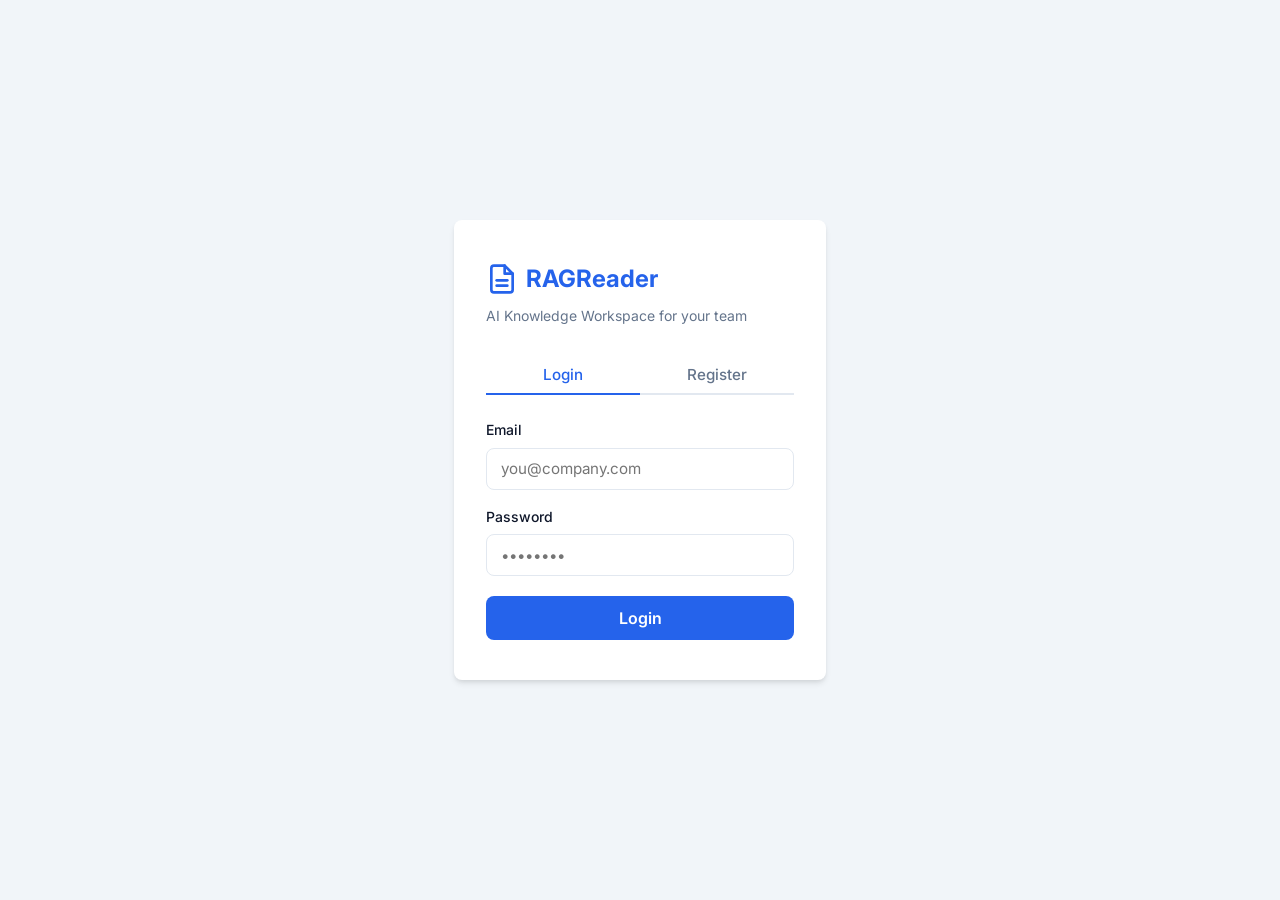
<file: frontend/login.html>
<!DOCTYPE html>
<html lang="en">
<head>
    <meta charset="UTF-8">
    <meta name="viewport" content="width=device-width, initial-scale=1.0">
    <title>RAGReader - Login</title>
    <link rel="stylesheet" href="style.css">
    <link href="https://fonts.googleapis.com/css2?family=Inter:wght@400;500;600;700&display=swap" rel="stylesheet">
</head>
<body class="auth-body">
    <div class="auth-wrapper">

        <div class="auth-card">

            <div class="auth-logo">
                <svg xmlns="http://www.w3.org/2000/svg" viewBox="0 0 24 24" fill="none"
                    stroke="currentColor" stroke-width="2" stroke-linecap="round"
                    stroke-linejoin="round" width="32" height="32">
                    <path d="M14 2H6a2 2 0 0 0-2 2v16a2 2 0 0 0 2 2h12a2 2 0 0 0 2-2V8z"></path>
                    <polyline points="14 2 14 8 20 8"></polyline>
                    <line x1="16" y1="13" x2="8" y2="13"></line>
                    <line x1="16" y1="17" x2="8" y2="17"></line>
                </svg>
                <span>RAGReader</span>
            </div>

            <p class="auth-tagline">AI Knowledge Workspace for your team</p>

            <!-- Tabs -->
            <div class="auth-tabs">
                <button class="auth-tab active" id="loginTab" onclick="switchTab('login')">
                    Login
                </button>
                <button class="auth-tab" id="registerTab" onclick="switchTab('register')">
                    Register
                </button>
            </div>

            <!-- Login Form -->
            <div id="loginForm">
                <div class="form-group">
                    <label for="loginEmail">Email</label>
                    <input type="email" id="loginEmail" placeholder="you@company.com" />
                </div>
                <div class="form-group">
                    <label for="loginPassword">Password</label>
                    <input type="password" id="loginPassword" placeholder="••••••••" />
                </div>
                <div id="loginError" class="auth-error"></div>
                <button class="auth-btn" id="loginBtn" onclick="handleLogin()">
                    Login
                </button>
            </div>

            <!-- Register Form -->
            <div id="registerForm" style="display:none;">
                <div class="form-group">
                    <label for="registerName">Full Name</label>
                    <input type="text" id="registerName" placeholder="John Doe" />
                </div>
                <div class="form-group">
                    <label for="registerEmail">Email</label>
                    <input type="email" id="registerEmail" placeholder="you@company.com" />
                </div>
                <div class="form-group">
                    <label for="registerPassword">Password</label>
                    <input type="password" id="registerPassword" placeholder="Min 6 characters" />
                </div>
                <div id="registerError" class="auth-error"></div>
                <button class="auth-btn" id="registerBtn" onclick="handleRegister()">
                    Create Account
                </button>
            </div>

        </div>
    </div>

    <script src="auth.js"></script>
</body>
</html>
</file>
<file: frontend/style.css>
/* style.css */
:root {
    --primary: #2563eb;
    --primary-light: #3b82f6;
    --primary-dark: #1d4ed8;
    --secondary: #64748b;
    --accent: #0ea5e9;
    --light: #f8fafc;
    --dark: #0f172a;
    --success: #10b981;
    --error: #ef4444;
    --transition: all 0.3s ease;
    --shadow: 0 4px 6px -1px rgba(0, 0, 0, 0.1), 0 2px 4px -1px rgba(0, 0, 0, 0.06);
    --radius: 8px;
  }
  
  * {
    margin: 0;
    padding: 0;
    box-sizing: border-box;
    font-family: 'Inter', -apple-system, BlinkMacSystemFont, sans-serif;
  }
  
  body {
    background-color: #f1f5f9;
    color: var(--dark);
    line-height: 1.6;
    min-height: 100vh;
    display: flex;
    flex-direction: column;
  }
  
  .container {
    max-width: 1000px;
    width: 100%;
    margin: 0 auto;
    padding: 2rem;
    display: flex;
    flex-direction: column;
    gap: 2rem;
    height: 100vh;
  }
  
  header {
    display: flex;
    align-items: center;
    justify-content: space-between;
    padding-bottom: 1.5rem;
    border-bottom: 1px solid #e2e8f0;
  }
  
  header h1 {
    font-size: 1.8rem;
    font-weight: 700;
    color: var(--primary);
    display: flex;
    align-items: center;
    gap: 0.5rem;
  }
  
  header h1 svg {
    width: 28px;
    height: 28px;
  }
  
  .app-container {
    display: flex;
    flex-direction: column;
    gap: 2rem;
    flex: 1;
    max-height: calc(100vh - 12rem);
  }
  
  .upload-section {
    background-color: white;
    padding: 2rem;
    border-radius: var(--radius);
    box-shadow: var(--shadow);
    transition: var(--transition);
  }
  
  .upload-section.minimized {
    padding: 1rem 2rem;
    cursor: pointer;
  }
  
  .upload-section.minimized .upload-content {
    display: none;
  }
  
  .upload-header {
    display: flex;
    justify-content: space-between;
    align-items: center;
    margin-bottom: 1.5rem;
  }
  
  .upload-header h2 {
    font-size: 1.2rem;
    font-weight: 600;
    display: flex;
    align-items: center;
    gap: 0.5rem;
  }
  
  .toggle-btn {
    background: none;
    border: none;
    color: var(--secondary);
    cursor: pointer;
    font-size: 1.2rem;
    transition: var(--transition);
  }
  
  .toggle-btn:hover {
    color: var(--primary);
  }
  
  .file-upload {
    display: flex;
    flex-direction: column;
    gap: 1rem;
    position: relative;
  }
  
  .upload-dropzone {
    border: 2px dashed #e2e8f0;
    border-radius: var(--radius);
    padding: 2.5rem;
    text-align: center;
    transition: var(--transition);
    cursor: pointer;
    background-color: #f8fafc;
  }
  
  .upload-dropzone:hover, .upload-dropzone.dragover {
    border-color: var(--primary-light);
    background-color: #eff6ff;
  }
  
  .upload-dropzone p {
    color: var(--secondary);
    margin: 0.5rem 0;
  }
  
  .upload-icon {
    margin-bottom: 1rem;
    color: var(--primary);
  }
  
  .file-input {
    position: absolute;
    width: 100%;
    height: 100%;
    top: 0;
    left: 0;
    opacity: 0;
    cursor: pointer;
  }
  
  .upload-btn {
    background-color: var(--primary);
    color: white;
    border: none;
    padding: 0.75rem 1.5rem;
    border-radius: var(--radius);
    font-weight: 600;
    cursor: pointer;
    transition: var(--transition);
    display: flex;
    align-items: center;
    justify-content: center;
    gap: 0.5rem;
    width: 100%;
    margin-top: 1rem;
  }
  
  .upload-btn:hover {
    background-color: var(--primary-dark);
  }
  
  .upload-btn:disabled {
    background-color: var(--secondary);
    cursor: not-allowed;
  }
  
  .upload-status {
    margin-top: 1rem;
    font-size: 0.9rem;
    transition: var(--transition);
    height: 1.5rem;
  }
  
  .status-success {
    color: var(--success);
  }
  
  .status-error {
    color: var(--error);
  }
  
  .status-loading {
    color: var(--primary);
    display: flex;
    align-items: center;
    gap: 0.5rem;
  }
  
  .spinner {
    width: 18px;
    height: 18px;
    border: 3px solid rgba(0, 0, 0, 0.1);
    border-top-color: var(--primary);
    border-radius: 50%;
    animation: spin 1s linear infinite;
  }
  
  @keyframes spin {
    to { transform: rotate(360deg); }
  }
  
  .chat-section {
    background-color: white;
    border-radius: var(--radius);
    box-shadow: var(--shadow);
    flex: 1;
    display: flex;
    flex-direction: column;
    overflow: hidden;
    transition: var(--transition);
    opacity: 0;
    transform: translateY(20px);
    height: 0;
  }
  
  .chat-section.active {
    opacity: 1;
    transform: translateY(0);
    height: auto;
    flex: 1;
  }
  
  .chat-header {
    padding: 1rem 1.5rem;
    border-bottom: 1px solid #e2e8f0;
    display: flex;
    align-items: center;
    justify-content: space-between;
  }
  
  .chat-header h2 {
    font-size: 1.2rem;
    font-weight: 600;
    display: flex;
    align-items: center;
    gap: 0.5rem;
  }
  
  .session-info {
    font-size: 0.8rem;
    color: var(--secondary);
    display: flex;
    align-items: center;
    gap: 0.5rem;
  }
  
  #chatWindow {
    flex: 1;
    overflow-y: auto;
    padding: 1.5rem;
    display: flex;
    flex-direction: column;
    gap: 1rem;
    min-height: 300px;
    max-height: calc(100vh - 26rem);
    scroll-behavior: smooth;
  }
  
  .message {
    max-width: 80%;
    padding: 0.8rem 1.2rem;
    border-radius: 1rem;
    animation: messageAppear 0.3s ease;
    position: relative;
    line-height: 1.5;
  }
  
  @keyframes messageAppear {
    from {
      opacity: 0;
      transform: translateY(10px);
    }
    to {
      opacity: 1;
      transform: translateY(0);
    }
  }
  
  .message.user {
    align-self: flex-end;
    background-color: var(--primary);
    color: white;
    border-bottom-right-radius: 0.2rem;
  }
  
  .message.bot {
    align-self: flex-start;
    background-color: #f1f5f9;
    color: var(--dark);
    border-bottom-left-radius: 0.2rem;
  }
  
  .message-time {
    font-size: 0.7rem;
    color: var(--secondary);
    margin-top: 0.3rem;
    opacity: 0.8;
    text-align: right;
  }
  
  .message.bot .message-time {
    text-align: left;
  }
  
  .chat-input-container {
    padding: 1rem 1.5rem;
    border-top: 1px solid #e2e8f0;
    display: flex;
    gap: 0.75rem;
  }
  
  #chatInput {
    flex: 1;
    border: 1px solid #e2e8f0;
    border-radius: 1.5rem;
    padding: 0.75rem 1.25rem;
    font-size: 1rem;
    outline: none;
    transition: var(--transition);
  }
  
  #chatInput:focus {
    border-color: var(--primary-light);
    box-shadow: 0 0 0 2px rgba(59, 130, 246, 0.3);
  }
  
  #sendBtn {
    background-color: var(--primary);
    color: white;
    border: none;
    width: 42px;
    height: 42px;
    border-radius: 50%;
    cursor: pointer;
    transition: var(--transition);
    display: flex;
    align-items: center;
    justify-content: center;
  }
  
  #sendBtn:hover {
    background-color: var(--primary-dark);
  }
  
  #sendBtn:disabled {
    background-color: var(--secondary);
    cursor: not-allowed;
  }
  
  .no-messages {
    text-align: center;
    color: var(--secondary);
    margin: auto;
    font-size: 0.9rem;
    display: flex;
    flex-direction: column;
    align-items: center;
    gap: 1rem;
  }
  
  .no-messages svg {
    width: 48px;
    height: 48px;
    color: #cbd5e1;
  }
  
  .typing-indicator {
    display: flex;
    align-items: center;
    gap: 0.25rem;
    padding: 0.5rem 1rem;
    background-color: #f1f5f9;
    border-radius: 1rem;
    width: fit-content;
    margin-top: 0.5rem;
    align-self: flex-start;
  }
  
  .typing-dot {
    width: 8px;
    height: 8px;
    background-color: var(--secondary);
    border-radius: 50%;
    animation: typingAnimation 1.4s infinite ease-in-out;
  }
  
  .typing-dot:nth-child(1) {
    animation-delay: 0s;
  }
  
  .typing-dot:nth-child(2) {
    animation-delay: 0.2s;
  }
  
  .typing-dot:nth-child(3) {
    animation-delay: 0.4s;
  }
  
  @keyframes typingAnimation {
    0%, 60%, 100% {
      transform: translateY(0);
      opacity: 0.6;
    }
    30% {
      transform: translateY(-5px);
      opacity: 1;
    }
  }
  
  @media (max-width: 768px) {
    .container {
      padding: 1rem;
    }
    
    .upload-section, .chat-section {
      padding: 1rem;
    }
    
    .message {
      max-width: 90%;
    }
    
    .chat-input-container {
      padding: 0.75rem;
    }
  }
  
  @media (max-width: 480px) {
    header h1 {
      font-size: 1.4rem;
    }
    
    .upload-dropzone {
      padding: 1.5rem 1rem;
    }
    
    .message {
      max-width: 95%;
    }
  }

  .upload-dropzone {
    border: 2px dashed #e2e8f0;
    border-radius: var(--radius);
    padding: 2.5rem;
    text-align: center;
    transition: var(--transition);
    cursor: pointer;
    background-color: #f8fafc;
    position: relative;
  }
  
  .upload-dropzone.has-file {
    border-color: var(--primary-light);
    background-color: #eff6ff;
  }
  
  .upload-dropzone .selected-file {
    margin-top: 1rem;
    padding: 0.5rem;
    background-color: rgba(37, 99, 235, 0.1);
    border-radius: 4px;
    color: var(--primary);
    font-size: 0.9rem;
    word-break: break-all;
  }
  
  .browse-label {
    position: absolute;
    top: 0;
    left: 0;
    width: 100%;
    height: 100%;
    cursor: pointer;
  }

  /* ── Auth page ─────────────────────────────────────────────────────── */

.auth-body {
    background-color: #f1f5f9;
    display: flex;
    align-items: center;
    justify-content: center;
    min-height: 100vh;
}

.auth-wrapper {
    width: 100%;
    max-width: 420px;
    padding: 1.5rem;
}

.auth-card {
    background: white;
    border-radius: var(--radius);
    box-shadow: var(--shadow);
    padding: 2.5rem 2rem;
}

.auth-logo {
    display: flex;
    align-items: center;
    gap: 0.5rem;
    font-size: 1.5rem;
    font-weight: 700;
    color: var(--primary);
    margin-bottom: 0.4rem;
}

.auth-tagline {
    font-size: 0.875rem;
    color: var(--secondary);
    margin-bottom: 1.75rem;
}

.auth-tabs {
    display: flex;
    border-bottom: 2px solid #e2e8f0;
    margin-bottom: 1.5rem;
}

.auth-tab {
    flex: 1;
    background: none;
    border: none;
    padding: 0.6rem;
    font-size: 0.95rem;
    font-weight: 500;
    color: var(--secondary);
    cursor: pointer;
    border-bottom: 2px solid transparent;
    margin-bottom: -2px;
    transition: var(--transition);
}

.auth-tab.active {
    color: var(--primary);
    border-bottom-color: var(--primary);
}

.form-group {
    margin-bottom: 1rem;
}

.form-group label {
    display: block;
    font-size: 0.875rem;
    font-weight: 500;
    margin-bottom: 0.4rem;
    color: var(--dark);
}

.form-group input {
    width: 100%;
    border: 1px solid #e2e8f0;
    border-radius: var(--radius);
    padding: 0.65rem 0.9rem;
    font-size: 0.95rem;
    outline: none;
    transition: var(--transition);
    font-family: inherit;
}

.form-group input:focus {
    border-color: var(--primary-light);
    box-shadow: 0 0 0 2px rgba(59, 130, 246, 0.2);
}

.auth-error {
    color: var(--error);
    font-size: 0.85rem;
    margin-bottom: 0.75rem;
    display: none;
    min-height: 1.2rem;
}

.auth-btn {
    width: 100%;
    background-color: var(--primary);
    color: white;
    border: none;
    padding: 0.75rem;
    border-radius: var(--radius);
    font-size: 1rem;
    font-weight: 600;
    cursor: pointer;
    transition: var(--transition);
    font-family: inherit;
    margin-top: 0.25rem;
}

.auth-btn:hover {
    background-color: var(--primary-dark);
}

.auth-btn:disabled {
    background-color: var(--secondary);
    cursor: not-allowed;
}

/* ── Header user info ──────────────────────────────────────────────── */

.header-user {
    display: flex;
    align-items: center;
    gap: 0.75rem;
}

.user-name {
    font-size: 0.9rem;
    font-weight: 500;
    color: var(--dark);
}

.user-role {
    font-size: 0.75rem;
    background-color: #eff6ff;
    color: var(--primary);
    padding: 0.2rem 0.5rem;
    border-radius: 4px;
    font-weight: 500;
    text-transform: capitalize;
}

.logout-btn {
    background: none;
    border: 1px solid #e2e8f0;
    padding: 0.35rem 0.75rem;
    border-radius: var(--radius);
    font-size: 0.85rem;
    color: var(--secondary);
    cursor: pointer;
    transition: var(--transition);
    font-family: inherit;
}

.logout-btn:hover {
    border-color: var(--error);
    color: var(--error);
}
</file>
